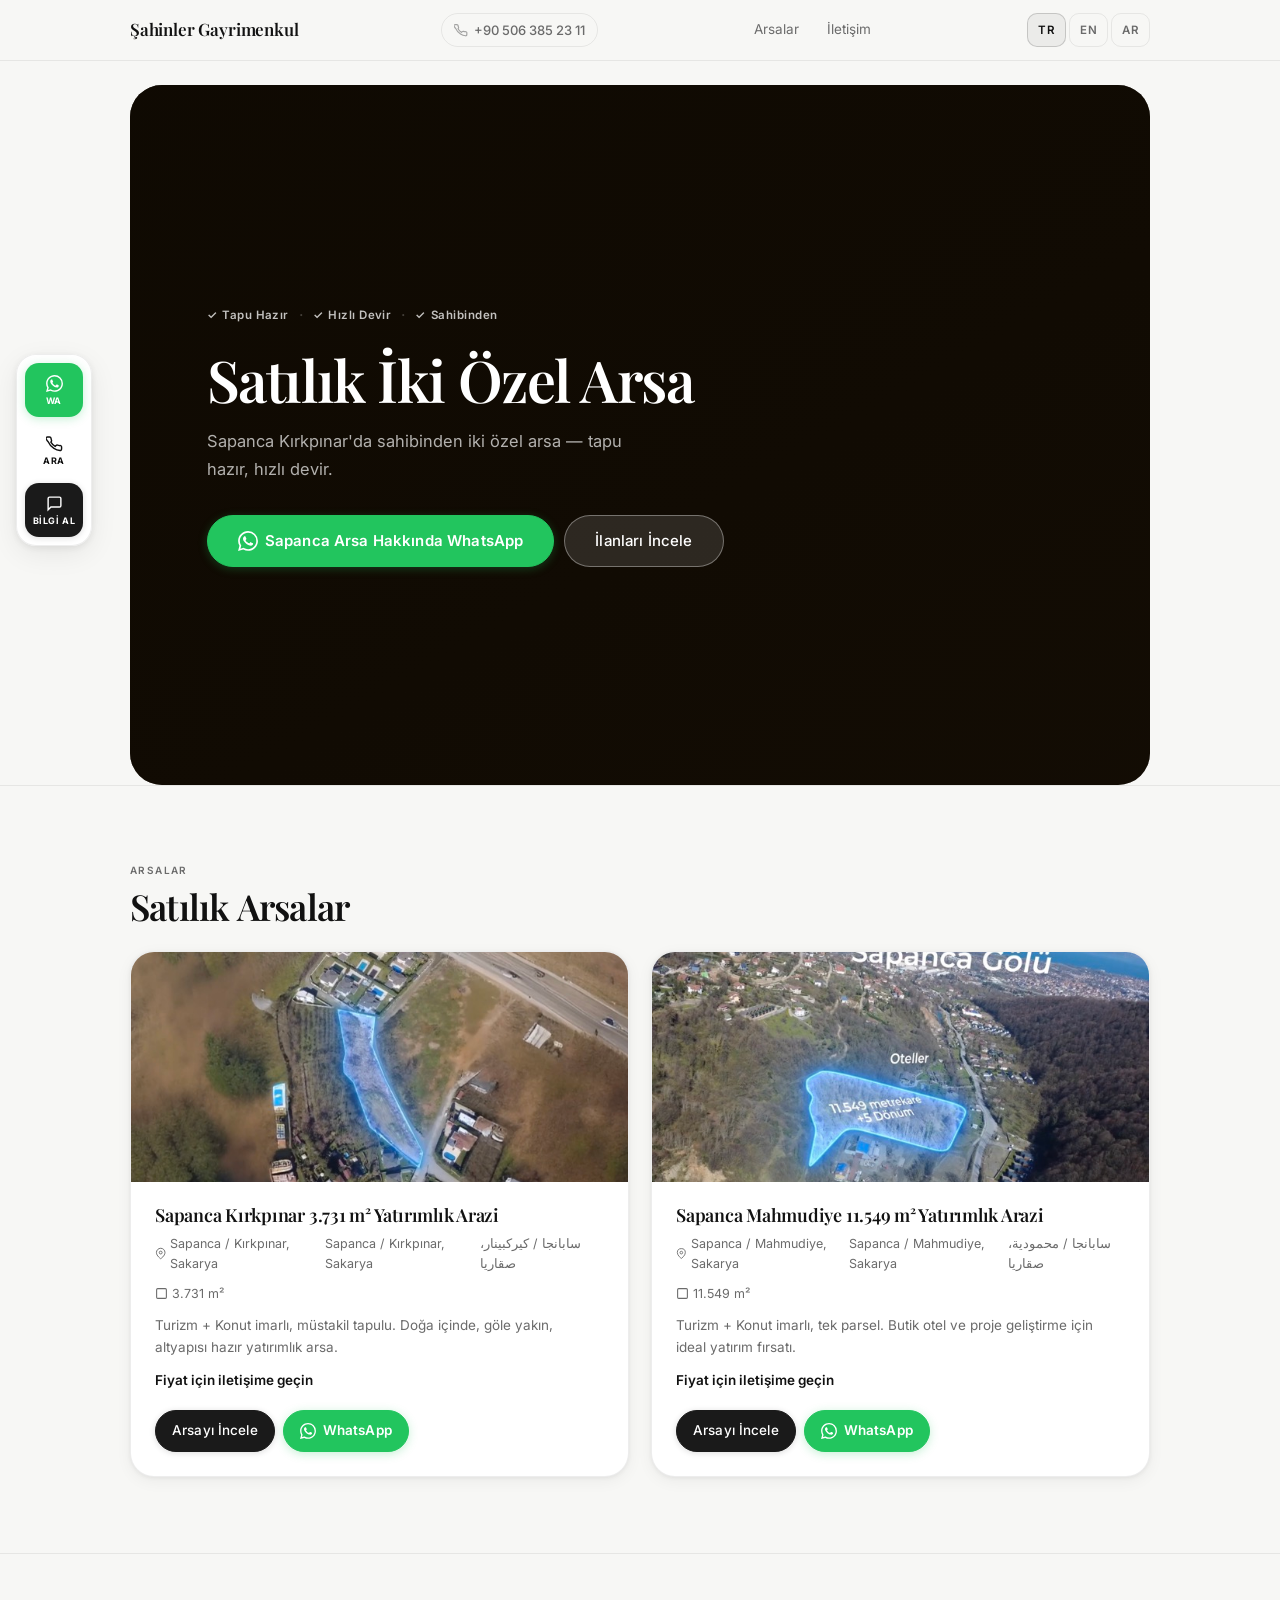
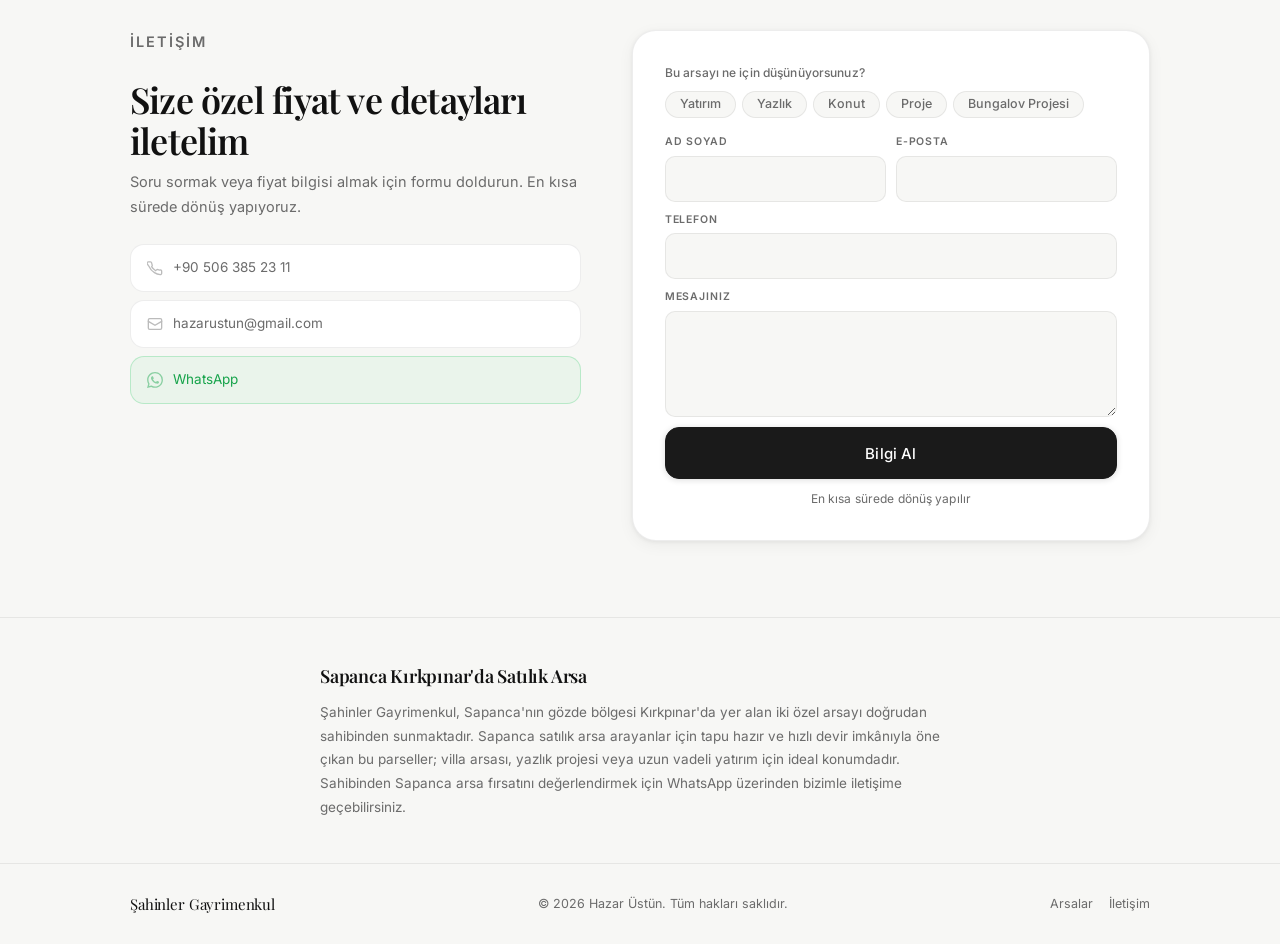
<file: index.html>
<!DOCTYPE html>
<html lang="tr" dir="ltr">
<head>
  <meta charset="UTF-8" />
  <meta name="viewport" content="width=device-width, initial-scale=1.0" />
  <!-- Google Analytics 4 + AEA İzin Modu -->
  <script>
    window.dataLayer = window.dataLayer || [];
    function gtag(){dataLayer.push(arguments);}
    gtag('consent', 'default', {
      analytics_storage: 'granted',
      ad_storage: 'denied',
      ad_user_data: 'denied',
      ad_personalization: 'denied'
    });
  </script>
  <script async src="https://www.googletagmanager.com/gtag/js?id=G-RVM8DENHXG"></script>
  <script>
    gtag('js', new Date());
    gtag('config', 'G-RVM8DENHXG');
  </script>
  <title>Sapanca Kırkpınar Satılık Arsa | Sahibinden — Şahinler Gayrimenkul</title>
  <meta name="description" content="Sapanca Kırkpınar'da sahibinden satılık iki arsa. Villa arsası ve yatırım için ideal konum. Tapu hazır, hızlı devir. Bilgi için WhatsApp'tan ulaşın." />
  <meta property="og:title" content="Sapanca Kırkpınar Satılık Arsa | Sahibinden — Şahinler Gayrimenkul" />
  <meta property="og:description" content="Sapanca Kırkpınar'da sahibinden satılık arsa. Tapu hazır, hızlı devir. Yatırım ve villa projesi için ideal." />
  <meta property="og:type" content="website" />
  <meta property="og:url" content="https://sahinlergm.com/" />
  <meta property="og:image" content="https://sahinlergm.com/og-image.jpg" />
  <meta name="twitter:card" content="summary_large_image" />
  <link rel="canonical" href="https://sahinlergm.com/" />
  <link rel="preconnect" href="https://fonts.googleapis.com" />
  <link rel="preconnect" href="https://fonts.gstatic.com" crossorigin />
  <link href="https://fonts.googleapis.com/css2?family=Playfair+Display:wght@500;600&family=Inter:wght@400;500;600&display=swap" rel="stylesheet" />
  <link rel="stylesheet" href="style.css" />
</head>
<body>
  <a href="#main" class="skip-link">Ana içeriğe geç</a>

  <header>
    <nav class="wrap nav-inner" aria-label="Ana gezinti">
      <a href="index.html" class="logo">Şahinler Gayrimenkul</a>
      <a class="nav-phone" href="tel:+905063852311" aria-label="Telefon">
        <svg width="14" height="14" viewBox="0 0 24 24" fill="none" stroke="currentColor" stroke-width="2" stroke-linecap="round" aria-hidden="true"><path d="M22 16.92v3a2 2 0 01-2.18 2 19.79 19.79 0 01-8.63-3.07A19.5 19.5 0 013.07 9.63 19.79 19.79 0 01.03 5a2 2 0 012-2.18h3a2 2 0 012 1.72c.127.96.361 1.903.7 2.81a2 2 0 01-.45 2.11L6.91 10a16 16 0 006.08 6.08l1.27-1.27a2 2 0 012.11-.45c.907.339 1.85.573 2.81.7A2 2 0 0122 16.92z"/></svg>
        <span>+90 506 385 23 11</span>
      </a>
      <div class="nav-links">
        <a href="#arsalar" data-i18n="nav_lands">Arsalar</a>
        <a href="#iletisim" data-i18n="nav_contact">İletişim</a>
      </div>
      <div class="nav-right">
        <div class="lang-switch" role="group" aria-label="Dil">
          <button class="lang-btn active" data-lang="tr" aria-pressed="true">TR</button>
          <button class="lang-btn" data-lang="en" aria-pressed="false">EN</button>
          <button class="lang-btn" data-lang="ar" aria-pressed="false">AR</button>
        </div>
        <button class="hamburger" aria-label="Menüyü aç" aria-expanded="false" type="button">
          <span></span><span></span><span></span>
        </button>
      </div>
    </nav>
  </header>

  <div class="mobile-menu" role="dialog" aria-label="Mobil menü">
    <a href="#arsalar" data-i18n="nav_lands">Arsalar</a>
    <a href="#iletisim" data-i18n="nav_contact">İletişim</a>
    <div class="lang-switch" role="group" style="margin-top:24px;">
      <button class="lang-btn active" data-lang="tr">TR</button>
      <button class="lang-btn" data-lang="en">EN</button>
      <button class="lang-btn" data-lang="ar">AR</button>
    </div>
    <a class="mobile-wa-link" href="https://wa.me/905063852311" data-wa target="_blank" rel="noopener">
      <svg width="20" height="20" viewBox="0 0 24 24" fill="currentColor" aria-hidden="true"><path d="M17.472 14.382c-.297-.149-1.758-.867-2.03-.967-.273-.099-.471-.148-.67.15-.197.297-.767.966-.94 1.164-.173.199-.347.223-.644.075-.297-.15-1.255-.463-2.39-1.475-.883-.788-1.48-1.761-1.653-2.059-.173-.297-.018-.458.13-.606.134-.133.298-.347.446-.52.149-.174.198-.298.298-.497.099-.198.05-.371-.025-.52-.075-.149-.669-1.612-.916-2.207-.242-.579-.487-.5-.669-.51-.173-.008-.371-.01-.57-.01-.198 0-.52.074-.792.372-.272.297-1.04 1.016-1.04 2.479 0 1.462 1.065 2.875 1.213 3.074.149.198 2.096 3.2 5.077 4.487.709.306 1.262.489 1.694.625.712.227 1.36.195 1.871.118.571-.085 1.758-.719 2.006-1.413.248-.694.248-1.289.173-1.413-.074-.124-.272-.198-.57-.347m-5.421 7.403h-.004a9.87 9.87 0 01-5.031-1.378l-.361-.214-3.741.982.998-3.648-.235-.374a9.86 9.86 0 01-1.51-5.26c.001-5.45 4.436-9.884 9.888-9.884 2.64 0 5.122 1.03 6.988 2.898a9.825 9.825 0 012.893 6.994c-.003 5.45-4.437 9.884-9.885 9.884m8.413-18.297A11.815 11.815 0 0012.05 0C5.495 0 .16 5.335.157 11.892c0 2.096.547 4.142 1.588 5.945L.057 24l6.305-1.654a11.882 11.882 0 005.683 1.448h.005c6.554 0 11.89-5.335 11.893-11.893a11.821 11.821 0 00-3.48-8.413z"/></svg>
      WhatsApp
    </a>
  </div>

  <main id="main">

    <!-- Hero -->
    <section class="hero">
      <div class="wrap">
        <div class="hero-card">
          <div class="hero-card-inner">
            <div class="trust-row" aria-label="Güven göstergeleri">
              <span class="trust-badge">✓ <span data-i18n="trust_deed">Tapu Hazır</span></span>
              <span class="trust-sep" aria-hidden="true">·</span>
              <span class="trust-badge">✓ <span data-i18n="trust_fast">Hızlı Devir</span></span>
              <span class="trust-sep" aria-hidden="true">·</span>
              <span class="trust-badge">✓ <span data-i18n="trust_direct">Sahibinden</span></span>
            </div>
            <h1 data-i18n="hero_h1">Satılık İki Özel Arsa</h1>
            <p class="hero-sub" data-i18n="hero_sub">Şahinler Gayrimenkul — doğrudan sahibinden, tapu hazır, hızlı devir.</p>
            <div class="hero-ctas">
              <a class="btn btn-wa btn-lg" href="https://wa.me/905063852311" data-wa target="_blank" rel="noopener">
                <svg width="20" height="20" viewBox="0 0 24 24" fill="currentColor" aria-hidden="true"><path d="M17.472 14.382c-.297-.149-1.758-.867-2.03-.967-.273-.099-.471-.148-.67.15-.197.297-.767.966-.94 1.164-.173.199-.347.223-.644.075-.297-.15-1.255-.463-2.39-1.475-.883-.788-1.48-1.761-1.653-2.059-.173-.297-.018-.458.13-.606.134-.133.298-.347.446-.52.149-.174.198-.298.298-.497.099-.198.05-.371-.025-.52-.075-.149-.669-1.612-.916-2.207-.242-.579-.487-.5-.669-.51-.173-.008-.371-.01-.57-.01-.198 0-.52.074-.792.372-.272.297-1.04 1.016-1.04 2.479 0 1.462 1.065 2.875 1.213 3.074.149.198 2.096 3.2 5.077 4.487.709.306 1.262.489 1.694.625.712.227 1.36.195 1.871.118.571-.085 1.758-.719 2.006-1.413.248-.694.248-1.289.173-1.413-.074-.124-.272-.198-.57-.347m-5.421 7.403h-.004a9.87 9.87 0 01-5.031-1.378l-.361-.214-3.741.982.998-3.648-.235-.374a9.86 9.86 0 01-1.51-5.26c.001-5.45 4.436-9.884 9.888-9.884 2.64 0 5.122 1.03 6.988 2.898a9.825 9.825 0 012.893 6.994c-.003 5.45-4.437 9.884-9.885 9.884m8.413-18.297A11.815 11.815 0 0012.05 0C5.495 0 .16 5.335.157 11.892c0 2.096.547 4.142 1.588 5.945L.057 24l6.305-1.654a11.882 11.882 0 005.683 1.448h.005c6.554 0 11.89-5.335 11.893-11.893a11.821 11.821 0 00-3.48-8.413z"/></svg>
                <span data-i18n="hero_cta_wa">WhatsApp'tan Bilgi Al</span>
              </a>
              <a class="btn btn-ghost-white btn-lg" href="#arsalar" data-i18n="hero_cta_view">İlanları İncele</a>
            </div>
          </div>
        </div>
      </div>
    </section>

    <!-- Lands -->
    <section id="arsalar" aria-labelledby="landsTitle">
      <div class="wrap">
        <p class="section-eyebrow" data-i18n="nav_lands">Arsalar</p>
        <h2 class="section-title" id="landsTitle" data-i18n="lands_title">Satılık Arsalar</h2>
        <div class="lands">

          <article class="land-card reveal">
            <div class="thumb">
              <img src="images/1.jpeg" alt="Sapanca Kırkpınar 3.731 m² satılık arsa" loading="lazy" />
            </div>
            <div class="info">
              <h3>
                <span data-lang-show="tr">Sapanca Kırkpınar 3.731 m² Yatırımlık Arazi</span>
                <span data-lang-show="en" hidden>Sapanca Kırkpınar 3,731 m² Investment Land</span>
                <span data-lang-show="ar" hidden>أرض استثمارية 3,731 م² في سابانجا كيركبينار</span>
              </h3>
              <div class="land-meta">
                <span>
                  <svg width="13" height="13" viewBox="0 0 24 24" fill="none" stroke="currentColor" stroke-width="2" aria-hidden="true"><path d="M21 10c0 7-9 13-9 13s-9-6-9-13a9 9 0 0118 0z"/><circle cx="12" cy="10" r="3"/></svg>
                  <span data-lang-show="tr">Sapanca / Kırkpınar, Sakarya</span><span data-lang-show="en" hidden>Sapanca / Kırkpınar, Sakarya</span><span data-lang-show="ar" hidden>سابانجا / كيركبينار، صقاريا</span>
                </span>
                <span>
                  <svg width="13" height="13" viewBox="0 0 24 24" fill="none" stroke="currentColor" stroke-width="2" aria-hidden="true"><rect x="3" y="3" width="18" height="18" rx="2"/></svg>
                  3.731 m²
                </span>
              </div>
              <p class="land-desc">
                <span data-lang-show="tr">Turizm + Konut imarlı, müstakil tapulu. Doğa içinde, göle yakın, altyapısı hazır yatırımlık arsa.</span>
                <span data-lang-show="en" hidden>Tourism + Residential zoning, individual title deed. In nature, near the lake, infrastructure ready.</span>
                <span data-lang-show="ar" hidden>تخطيط سياحي + سكني، سند ملكية مستقل. في أحضان الطبيعة، قريب من البحيرة، البنية التحتية جاهزة.</span>
              </p>
              <p class="land-price">
                <span data-lang-show="tr">Fiyat için iletişime geçin</span>
                <span data-lang-show="en" hidden>Contact for pricing</span>
                <span data-lang-show="ar" hidden>تواصل للسعر</span>
              </p>
              <div class="card-actions">
                <a href="land1.html" class="btn btn-primary" data-i18n="land_btn">Arsayı İncele</a>
                <a href="https://wa.me/905063852311" class="btn btn-wa" data-wa target="_blank" rel="noopener" aria-label="WhatsApp ile bilgi al">
                  <svg width="16" height="16" viewBox="0 0 24 24" fill="currentColor" aria-hidden="true"><path d="M17.472 14.382c-.297-.149-1.758-.867-2.03-.967-.273-.099-.471-.148-.67.15-.197.297-.767.966-.94 1.164-.173.199-.347.223-.644.075-.297-.15-1.255-.463-2.39-1.475-.883-.788-1.48-1.761-1.653-2.059-.173-.297-.018-.458.13-.606.134-.133.298-.347.446-.52.149-.174.198-.298.298-.497.099-.198.05-.371-.025-.52-.075-.149-.669-1.612-.916-2.207-.242-.579-.487-.5-.669-.51-.173-.008-.371-.01-.57-.01-.198 0-.52.074-.792.372-.272.297-1.04 1.016-1.04 2.479 0 1.462 1.065 2.875 1.213 3.074.149.198 2.096 3.2 5.077 4.487.709.306 1.262.489 1.694.625.712.227 1.36.195 1.871.118.571-.085 1.758-.719 2.006-1.413.248-.694.248-1.289.173-1.413-.074-.124-.272-.198-.57-.347m-5.421 7.403h-.004a9.87 9.87 0 01-5.031-1.378l-.361-.214-3.741.982.998-3.648-.235-.374a9.86 9.86 0 01-1.51-5.26c.001-5.45 4.436-9.884 9.888-9.884 2.64 0 5.122 1.03 6.988 2.898a9.825 9.825 0 012.893 6.994c-.003 5.45-4.437 9.884-9.885 9.884m8.413-18.297A11.815 11.815 0 0012.05 0C5.495 0 .16 5.335.157 11.892c0 2.096.547 4.142 1.588 5.945L.057 24l6.305-1.654a11.882 11.882 0 005.683 1.448h.005c6.554 0 11.89-5.335 11.893-11.893a11.821 11.821 0 00-3.48-8.413z"/></svg>
                  WhatsApp
                </a>
              </div>
            </div>
          </article>

          <article class="land-card reveal reveal-d2">
            <div class="thumb">
              <img src="images2/1.jpeg" alt="Sapanca Mahmudiye 11.549 m² satılık arazi" loading="lazy" />
            </div>
            <div class="info">
              <h3>
                <span data-lang-show="tr">Sapanca Mahmudiye 11.549 m² Yatırımlık Arazi</span>
                <span data-lang-show="en" hidden>Sapanca Mahmudiye 11,549 m² Investment Land</span>
                <span data-lang-show="ar" hidden>أرض استثمارية 11,549 م² في سابانجا محمودية</span>
              </h3>
              <div class="land-meta">
                <span>
                  <svg width="13" height="13" viewBox="0 0 24 24" fill="none" stroke="currentColor" stroke-width="2" aria-hidden="true"><path d="M21 10c0 7-9 13-9 13s-9-6-9-13a9 9 0 0118 0z"/><circle cx="12" cy="10" r="3"/></svg>
                  <span data-lang-show="tr">Sapanca / Mahmudiye, Sakarya</span><span data-lang-show="en" hidden>Sapanca / Mahmudiye, Sakarya</span><span data-lang-show="ar" hidden>سابانجا / محمودية، صقاريا</span>
                </span>
                <span>
                  <svg width="13" height="13" viewBox="0 0 24 24" fill="none" stroke="currentColor" stroke-width="2" aria-hidden="true"><rect x="3" y="3" width="18" height="18" rx="2"/></svg>
                  11.549 m²
                </span>
              </div>
              <p class="land-desc">
                <span data-lang-show="tr">Turizm + Konut imarlı, tek parsel. Butik otel ve proje geliştirme için ideal yatırım fırsatı.</span>
                <span data-lang-show="en" hidden>Tourism + Residential zoning, single parcel. Ideal for boutique hotel and project development.</span>
                <span data-lang-show="ar" hidden>تخطيط سياحي + سكني، قطعة واحدة. فرصة مثالية لتطوير الفنادق البوتيكية والمشاريع.</span>
              </p>
              <p class="land-price">
                <span data-lang-show="tr">Fiyat için iletişime geçin</span>
                <span data-lang-show="en" hidden>Contact for pricing</span>
                <span data-lang-show="ar" hidden>تواصل للسعر</span>
              </p>
              <div class="card-actions">
                <a href="land2.html" class="btn btn-primary" data-i18n="land_btn">Arsayı İncele</a>
                <a href="https://wa.me/905063852311" class="btn btn-wa" data-wa target="_blank" rel="noopener" aria-label="WhatsApp ile bilgi al">
                  <svg width="16" height="16" viewBox="0 0 24 24" fill="currentColor" aria-hidden="true"><path d="M17.472 14.382c-.297-.149-1.758-.867-2.03-.967-.273-.099-.471-.148-.67.15-.197.297-.767.966-.94 1.164-.173.199-.347.223-.644.075-.297-.15-1.255-.463-2.39-1.475-.883-.788-1.48-1.761-1.653-2.059-.173-.297-.018-.458.13-.606.134-.133.298-.347.446-.52.149-.174.198-.298.298-.497.099-.198.05-.371-.025-.52-.075-.149-.669-1.612-.916-2.207-.242-.579-.487-.5-.669-.51-.173-.008-.371-.01-.57-.01-.198 0-.52.074-.792.372-.272.297-1.04 1.016-1.04 2.479 0 1.462 1.065 2.875 1.213 3.074.149.198 2.096 3.2 5.077 4.487.709.306 1.262.489 1.694.625.712.227 1.36.195 1.871.118.571-.085 1.758-.719 2.006-1.413.248-.694.248-1.289.173-1.413-.074-.124-.272-.198-.57-.347m-5.421 7.403h-.004a9.87 9.87 0 01-5.031-1.378l-.361-.214-3.741.982.998-3.648-.235-.374a9.86 9.86 0 01-1.51-5.26c.001-5.45 4.436-9.884 9.888-9.884 2.64 0 5.122 1.03 6.988 2.898a9.825 9.825 0 012.893 6.994c-.003 5.45-4.437 9.884-9.885 9.884m8.413-18.297A11.815 11.815 0 0012.05 0C5.495 0 .16 5.335.157 11.892c0 2.096.547 4.142 1.588 5.945L.057 24l6.305-1.654a11.882 11.882 0 005.683 1.448h.005c6.554 0 11.89-5.335 11.893-11.893a11.821 11.821 0 00-3.48-8.413z"/></svg>
                  WhatsApp
                </a>
              </div>
            </div>
          </article>

        </div>
      </div>
    </section>

    <!-- Contact -->
    <section id="iletisim" aria-labelledby="contactTitle">
      <div class="wrap contact-grid">
        <div class="contact-info">
          <p class="section-eyebrow" data-i18n="nav_contact">İletişim</p>
          <h2 class="section-title" id="contactTitle" data-i18n="contact_title">Size özel fiyat ve detayları iletelim</h2>
          <p data-i18n="contact_sub">Soru sormak veya fiyat bilgisi almak için formu doldurun.</p>
          <div class="contact-links">
            <a class="contact-link" href="tel:+905063852311">
              <svg width="16" height="16" viewBox="0 0 24 24" fill="none" stroke="currentColor" stroke-width="2" stroke-linecap="round" aria-hidden="true"><path d="M22 16.92v3a2 2 0 01-2.18 2 19.79 19.79 0 01-8.63-3.07A19.5 19.5 0 013.07 9.63 19.79 19.79 0 01.03 5a2 2 0 012-2.18h3a2 2 0 012 1.72c.127.96.361 1.903.7 2.81a2 2 0 01-.45 2.11L6.91 10a16 16 0 006.08 6.08l1.27-1.27a2 2 0 012.11-.45c.907.339 1.85.573 2.81.7A2 2 0 0122 16.92z"/></svg>
              +90 506 385 23 11
            </a>
            <a class="contact-link" href="mailto:hazarustun@gmail.com">
              <svg width="16" height="16" viewBox="0 0 24 24" fill="none" stroke="currentColor" stroke-width="2" stroke-linecap="round" aria-hidden="true"><rect x="2" y="4" width="20" height="16" rx="2"/><path d="M2 8l10 6 10-6"/></svg>
              hazarustun@gmail.com
            </a>
            <a class="contact-link" href="https://wa.me/905063852311" data-wa target="_blank" rel="noopener" style="color:#16a34a; border-color:rgba(34,197,94,.25); background:rgba(34,197,94,.06);">
              <svg width="16" height="16" viewBox="0 0 24 24" fill="currentColor" aria-hidden="true"><path d="M17.472 14.382c-.297-.149-1.758-.867-2.03-.967-.273-.099-.471-.148-.67.15-.197.297-.767.966-.94 1.164-.173.199-.347.223-.644.075-.297-.15-1.255-.463-2.39-1.475-.883-.788-1.48-1.761-1.653-2.059-.173-.297-.018-.458.13-.606.134-.133.298-.347.446-.52.149-.174.198-.298.298-.497.099-.198.05-.371-.025-.52-.075-.149-.669-1.612-.916-2.207-.242-.579-.487-.5-.669-.51-.173-.008-.371-.01-.57-.01-.198 0-.52.074-.792.372-.272.297-1.04 1.016-1.04 2.479 0 1.462 1.065 2.875 1.213 3.074.149.198 2.096 3.2 5.077 4.487.709.306 1.262.489 1.694.625.712.227 1.36.195 1.871.118.571-.085 1.758-.719 2.006-1.413.248-.694.248-1.289.173-1.413-.074-.124-.272-.198-.57-.347m-5.421 7.403h-.004a9.87 9.87 0 01-5.031-1.378l-.361-.214-3.741.982.998-3.648-.235-.374a9.86 9.86 0 01-1.51-5.26c.001-5.45 4.436-9.884 9.888-9.884 2.64 0 5.122 1.03 6.988 2.898a9.825 9.825 0 012.893 6.994c-.003 5.45-4.437 9.884-9.885 9.884m8.413-18.297A11.815 11.815 0 0012.05 0C5.495 0 .16 5.335.157 11.892c0 2.096.547 4.142 1.588 5.945L.057 24l6.305-1.654a11.882 11.882 0 005.683 1.448h.005c6.554 0 11.89-5.335 11.893-11.893a11.821 11.821 0 00-3.48-8.413z"/></svg>
              WhatsApp
            </a>
          </div>
        </div>
        <div class="form-card">
          <div class="micro-select">
            <p data-i18n="micro_q">Bu arsayı ne için düşünüyorsunuz?</p>
            <div class="micro-opts">
              <button type="button" class="micro-btn" data-i18n="micro_inv">Yatırım</button>
              <button type="button" class="micro-btn" data-i18n="micro_summer">Yazlık</button>
              <button type="button" class="micro-btn" data-i18n="micro_konut">Konut</button>
              <button type="button" class="micro-btn" data-i18n="micro_proj">Proje</button>
              <button type="button" class="micro-btn" data-i18n="micro_bungalov">Bungalov Projesi</button>
            </div>
          </div>
          <form id="contactForm" novalidate>
            <input type="hidden" id="amacInput" name="amac" />
            <div class="form-row">
              <div class="field">
                <label for="cName" data-i18n="form_name">Ad Soyad</label>
                <input id="cName" name="name" type="text" required autocomplete="name" />
              </div>
              <div class="field">
                <label for="cEmail" data-i18n="form_email">E-posta</label>
                <input id="cEmail" name="email" type="email" required autocomplete="email" />
              </div>
            </div>
            <div class="field">
              <label for="cPhone" data-i18n="form_phone">Telefon</label>
              <input id="cPhone" name="phone" type="tel" required autocomplete="tel" />
            </div>
            <div class="field">
              <label for="cMsg" data-i18n="form_message">Mesajınız</label>
              <textarea id="cMsg" name="message" rows="4" required></textarea>
            </div>
            <div id="formMsg" class="form-msg" role="alert" aria-live="polite"></div>
            <button class="btn btn-primary" type="submit" id="formSubmit">
              <span data-i18n="form_send">Bilgi Al</span>
            </button>
            <p class="trust-reply" data-i18n="trust_reply">En kısa sürede dönüş yapılır</p>
          </form>
        </div>
      </div>
    </section>

  </main>

  <!-- SEO bilgi bloğu — arama motorları için, görsel olarak minimal -->
  <div style="border-top:1px solid var(--border); padding: clamp(28px,4vw,44px) 0;">
    <div class="wrap" style="max-width:720px;">
      <h2 style="font-family:'Playfair Display',serif; font-size:18px; font-weight:600; letter-spacing:-.012em; margin-bottom:10px; color:var(--text);">Sapanca Kırkpınar'da Satılık Arsa</h2>
      <p style="font-size:13.5px; color:var(--muted); line-height:1.75;">
        Şahinler Gayrimenkul, Sapanca'nın gözde bölgesi Kırkpınar'da yer alan iki özel arsayı doğrudan sahibinden sunmaktadır.
        Sapanca satılık arsa arayanlar için tapu hazır ve hızlı devir imkânıyla öne çıkan bu parseller;
        villa arsası, yazlık projesi veya uzun vadeli yatırım için ideal konumdadır.
        Sahibinden Sapanca arsa fırsatını değerlendirmek için WhatsApp üzerinden bizimle iletişime geçebilirsiniz.
      </p>
    </div>
  </div>

  <footer>
    <div class="wrap foot-inner">
      <span class="foot-logo">Şahinler Gayrimenkul</span>
      <span>© <span id="year"></span> Hazar Üstün. <span data-i18n="footer_copy">Tüm hakları saklıdır.</span></span>
      <nav class="foot-links" aria-label="Alt gezinti">
        <a href="#arsalar" data-i18n="nav_lands">Arsalar</a>
        <a href="#iletisim" data-i18n="nav_contact">İletişim</a>
      </nav>
    </div>
  </footer>

  <a class="wa-float" href="https://wa.me/905063852311" data-wa target="_blank" rel="noopener" aria-label="WhatsApp ile iletişim">
    <svg width="26" height="26" viewBox="0 0 24 24" fill="white" aria-hidden="true"><path d="M17.472 14.382c-.297-.149-1.758-.867-2.03-.967-.273-.099-.471-.148-.67.15-.197.297-.767.966-.94 1.164-.173.199-.347.223-.644.075-.297-.15-1.255-.463-2.39-1.475-.883-.788-1.48-1.761-1.653-2.059-.173-.297-.018-.458.13-.606.134-.133.298-.347.446-.52.149-.174.198-.298.298-.497.099-.198.05-.371-.025-.52-.075-.149-.669-1.612-.916-2.207-.242-.579-.487-.5-.669-.51-.173-.008-.371-.01-.57-.01-.198 0-.52.074-.792.372-.272.297-1.04 1.016-1.04 2.479 0 1.462 1.065 2.875 1.213 3.074.149.198 2.096 3.2 5.077 4.487.709.306 1.262.489 1.694.625.712.227 1.36.195 1.871.118.571-.085 1.758-.719 2.006-1.413.248-.694.248-1.289.173-1.413-.074-.124-.272-.198-.57-.347m-5.421 7.403h-.004a9.87 9.87 0 01-5.031-1.378l-.361-.214-3.741.982.998-3.648-.235-.374a9.86 9.86 0 01-1.51-5.26c.001-5.45 4.436-9.884 9.888-9.884 2.64 0 5.122 1.03 6.988 2.898a9.825 9.825 0 012.893 6.994c-.003 5.45-4.437 9.884-9.885 9.884m8.413-18.297A11.815 11.815 0 0012.05 0C5.495 0 .16 5.335.157 11.892c0 2.096.547 4.142 1.588 5.945L.057 24l6.305-1.654a11.882 11.882 0 005.683 1.448h.005c6.554 0 11.89-5.335 11.893-11.893a11.821 11.821 0 00-3.48-8.413z"/></svg>
  </a>

  <!-- Sidebar CTA -->
  <div class="sticky-cta" role="toolbar" aria-label="Hızlı iletişim">
    <a class="btn btn-wa" href="https://wa.me/905063852311" data-wa target="_blank" rel="noopener" aria-label="WhatsApp">
      <svg width="17" height="17" viewBox="0 0 24 24" fill="currentColor" aria-hidden="true"><path d="M17.472 14.382c-.297-.149-1.758-.867-2.03-.967-.273-.099-.471-.148-.67.15-.197.297-.767.966-.94 1.164-.173.199-.347.223-.644.075-.297-.15-1.255-.463-2.39-1.475-.883-.788-1.48-1.761-1.653-2.059-.173-.297-.018-.458.13-.606.134-.133.298-.347.446-.52.149-.174.198-.298.298-.497.099-.198.05-.371-.025-.52-.075-.149-.669-1.612-.916-2.207-.242-.579-.487-.5-.669-.51-.173-.008-.371-.01-.57-.01-.198 0-.52.074-.792.372-.272.297-1.04 1.016-1.04 2.479 0 1.462 1.065 2.875 1.213 3.074.149.198 2.096 3.2 5.077 4.487.709.306 1.262.489 1.694.625.712.227 1.36.195 1.871.118.571-.085 1.758-.719 2.006-1.413.248-.694.248-1.289.173-1.413-.074-.124-.272-.198-.57-.347m-5.421 7.403h-.004a9.87 9.87 0 01-5.031-1.378l-.361-.214-3.741.982.998-3.648-.235-.374a9.86 9.86 0 01-1.51-5.26c.001-5.45 4.436-9.884 9.888-9.884 2.64 0 5.122 1.03 6.988 2.898a9.825 9.825 0 012.893 6.994c-.003 5.45-4.437 9.884-9.885 9.884m8.413-18.297A11.815 11.815 0 0012.05 0C5.495 0 .16 5.335.157 11.892c0 2.096.547 4.142 1.588 5.945L.057 24l6.305-1.654a11.882 11.882 0 005.683 1.448h.005c6.554 0 11.89-5.335 11.893-11.893a11.821 11.821 0 00-3.48-8.413z"/></svg>
      <span class="cta-lbl">WA</span>
    </a>
    <a class="btn btn-outline" href="tel:+905063852311" aria-label="Ara">
      <svg width="17" height="17" viewBox="0 0 24 24" fill="none" stroke="currentColor" stroke-width="2" stroke-linecap="round" aria-hidden="true"><path d="M22 16.92v3a2 2 0 01-2.18 2 19.79 19.79 0 01-8.63-3.07A19.5 19.5 0 013.07 9.63 19.79 19.79 0 01.03 5a2 2 0 012-2.18h3a2 2 0 012 1.72c.127.96.361 1.903.7 2.81a2 2 0 01-.45 2.11L6.91 10a16 16 0 006.08 6.08l1.27-1.27a2 2 0 012.11-.45c.907.339 1.85.573 2.81.7A2 2 0 0122 16.92z"/></svg>
      <span class="cta-lbl" data-i18n="sticky_call">Ara</span>
    </a>
    <a class="btn btn-primary" href="#iletisim" aria-label="Bilgi Al">
      <svg width="17" height="17" viewBox="0 0 24 24" fill="none" stroke="currentColor" stroke-width="2" stroke-linecap="round" aria-hidden="true"><path d="M21 15a2 2 0 01-2 2H7l-4 4V5a2 2 0 012-2h14a2 2 0 012 2z"/></svg>
      <span class="cta-lbl" data-i18n="sticky_form">Bilgi</span>
    </a>
  </div>

  <script src="script.js" defer></script>
</body>
</html>
</file>
<file: style.css>
/* ══════════════════════════════════════════════════════════════
   KIRKPINARSAM — Design System v2
   Token architecture · Premium layout · Animation system
══════════════════════════════════════════════════════════════ */

/* ── RESET ── */
*, *::before, *::after { box-sizing: border-box; margin: 0; padding: 0; }

/* ── TOKENS ─────────────────────────────────────────────────── */
:root {
  /* Surface */
  --bg:       #f7f7f5;
  --white:    #ffffff;

  /* Text */
  --text:     #111111;
  --text-2:   #3d3d3d;
  --muted:    #6b6b6b;

  /* Border */
  --border:        rgba(0,0,0,.07);
  --border-md:     rgba(0,0,0,.11);
  --border-strong: rgba(0,0,0,.16);

  /* Brand */
  --green:      #22c55e;
  --green-dark: #16a34a;
  --green-glow: rgba(34,197,94,.26);

  /* Radius scale */
  --r-xs:   6px;
  --r-sm:   10px;
  --r-md:   14px;
  --r-lg:   18px;
  --r-xl:   24px;
  --r-2xl:  32px;
  --r-full: 999px;

  /* Shadow scale */
  --shadow-xs: 0 1px 2px rgba(0,0,0,.05);
  --shadow-sm: 0 1px 4px rgba(0,0,0,.06), 0 4px 16px rgba(0,0,0,.05);
  --shadow-md: 0 2px 8px rgba(0,0,0,.08), 0 8px 28px rgba(0,0,0,.07);
  --shadow-lg: 0 4px 20px rgba(0,0,0,.10), 0 16px 48px rgba(0,0,0,.09);

  /* Easing */
  --ease:     cubic-bezier(0.16, 1, 0.3, 1);
  --ease-std: cubic-bezier(0.4, 0, 0.2, 1);

  /* Duration */
  --t-fast: 140ms;
  --t-base: 220ms;
  --t-slow: 480ms;

  /* Layout */
  --max:  1100px;
  --pad:  clamp(20px, 4vw, 40px);

  /* Legacy compat */
  --radius:    var(--r-lg);
  --shadow-s:  var(--shadow-sm);
}

/* ── BASE ───────────────────────────────────────────────────── */
html { scroll-behavior: smooth; }

body {
  font-family: Inter, -apple-system, BlinkMacSystemFont, 'Segoe UI', sans-serif;
  background: var(--bg); color: var(--text);
  -webkit-font-smoothing: antialiased;
  overflow-x: hidden; opacity: 0; transition: opacity .35s;
  padding-bottom: 58px; line-height: 1.6;
}

a { color: inherit; text-decoration: none; }
img { display: block; width: 100%; height: 100%; object-fit: cover; }
button { font-family: inherit; cursor: pointer; border: none; background: none; }
.wrap { max-width: var(--max); margin: 0 auto; padding: 0 var(--pad); }

.skip-link {
  position: absolute; top: -48px; left: 16px;
  padding: 10px 18px; background: var(--text); color: #fff;
  border-radius: var(--r-sm); font-size: 14px; z-index: 999; transition: top .2s;
}
.skip-link:focus { top: 8px; }

/* ── ANIMATIONS ─────────────────────────────────────────────── */
@keyframes fadeUp {
  from { opacity: 0; transform: translateY(18px); }
  to   { opacity: 1; transform: none; }
}
@keyframes fadeIn {
  from { opacity: 0; }
  to   { opacity: 1; }
}

/* Scroll-reveal system */
.reveal {
  opacity: 0;
  transform: translateY(24px);
  transition: opacity var(--t-slow) var(--ease),
              transform var(--t-slow) var(--ease);
}
.reveal.visible { opacity: 1; transform: none; }
.reveal-d1 { transition-delay: 80ms; }
.reveal-d2 { transition-delay: 160ms; }
.reveal-d3 { transition-delay: 240ms; }
.reveal-d4 { transition-delay: 320ms; }

/* ── HEADER ─────────────────────────────────────────────────── */
header {
  position: sticky; top: 0; z-index: 100;
  background: rgba(247,247,245,.95);
  backdrop-filter: blur(20px); -webkit-backdrop-filter: blur(20px);
  border-bottom: 1px solid var(--border);
}
.nav-inner {
  display: flex; align-items: center;
  justify-content: space-between; height: 60px; gap: 12px;
}
.logo {
  font-family: 'Playfair Display', serif;
  font-size: 17px; font-weight: 600; white-space: nowrap; letter-spacing: -.01em;
}
/* Phone in header */
.nav-phone {
  display: flex; align-items: center; gap: 6px;
  font-size: 13px; font-weight: 500; color: var(--muted);
  padding: 6px 12px; border-radius: var(--r-full);
  border: 1px solid var(--border); transition: all var(--t-base);
  white-space: nowrap;
}
.nav-phone:hover { color: var(--text); border-color: var(--border-strong); background: rgba(0,0,0,.03); }
.nav-phone svg { flex-shrink: 0; opacity: .6; }

.nav-links { display: flex; }
.nav-links a {
  padding: 8px 14px; border-radius: var(--r-full);
  font-size: 13.5px; color: var(--muted);
  transition: color var(--t-base), background var(--t-base);
}
.nav-links a:hover { color: var(--text); background: rgba(0,0,0,.05); }
.nav-right { display: flex; align-items: center; gap: 8px; flex-shrink: 0; }

/* ── LANG SWITCH ─────────────────────────────────────────────── */
.lang-switch { display: flex; gap: 3px; }
.lang-btn {
  padding: 5px 10px; border-radius: var(--r-sm); border: 1px solid var(--border);
  font-size: 11.5px; font-weight: 600; color: var(--muted);
  min-height: 34px; letter-spacing: .04em; transition: all var(--t-base);
}
.lang-btn:hover, .lang-btn.active {
  color: var(--text); border-color: var(--border-strong); background: rgba(0,0,0,.05);
}

/* ── HAMBURGER ──────────────────────────────────────────────── */
.hamburger {
  display: none; flex-direction: column; gap: 5px;
  width: 44px; height: 44px; padding: 10px;
  border-radius: var(--r-sm); border: 1px solid var(--border);
  align-items: center; justify-content: center;
}
.hamburger span {
  display: block; width: 18px; height: 1.5px;
  background: var(--text); border-radius: 2px;
  transition: transform .22s, opacity .22s;
}
.hamburger.open span:nth-child(1) { transform: translateY(6.5px) rotate(45deg); }
.hamburger.open span:nth-child(2) { opacity: 0; }
.hamburger.open span:nth-child(3) { transform: translateY(-6.5px) rotate(-45deg); }

/* ── MOBILE MENU ─────────────────────────────────────────────── */
.mobile-menu {
  display: none; position: fixed; inset: 0; top: 60px;
  z-index: 99; background: #fff; padding: 24px var(--pad) 40px;
  flex-direction: column; border-top: 1px solid var(--border);
}
.mobile-menu.open { display: flex; }
.mobile-menu a {
  display: flex; align-items: center; height: 60px;
  font-family: 'Playfair Display', serif; font-size: 22px;
  border-bottom: 1px solid var(--border); color: var(--text);
}
.mobile-menu .lang-switch { margin-top: 24px; }
.mobile-menu .lang-btn { font-size: 14px; min-height: 44px; padding: 10px 16px; }
.mobile-wa-link {
  display: flex; align-items: center; gap: 10px; margin-top: 16px;
  padding: 14px 16px; border-radius: var(--r-md);
  background: rgba(34,197,94,.08); border: 1px solid rgba(34,197,94,.2);
  color: var(--green-dark); font-size: 15px; font-weight: 500;
}

/* ── BUTTONS ─────────────────────────────────────────────────── */
.btn {
  display: inline-flex; align-items: center; justify-content: center;
  gap: 7px; height: 48px; padding: 0 24px; border-radius: var(--r-full);
  font-size: 14px; font-weight: 500; border: 1px solid rgba(0,0,0,.12);
  letter-spacing: .01em;
  transition: transform var(--t-base) var(--ease),
              background var(--t-base), box-shadow var(--t-base),
              border-color var(--t-base);
  cursor: pointer; white-space: nowrap;
}
.btn:hover  { transform: translateY(-1px); }
.btn:active { transform: scale(.98); transition-duration: 80ms; }

.btn-primary {
  background: #1a1a1a; color: #fff; border-color: #1a1a1a;
  box-shadow: 0 1px 6px rgba(0,0,0,.14);
}
.btn-primary:hover {
  background: #2d2d2d; border-color: #2d2d2d;
  box-shadow: 0 4px 18px rgba(0,0,0,.20);
}
.btn-wa {
  background: var(--green); color: #fff; border-color: var(--green);
  font-weight: 600; box-shadow: 0 2px 10px var(--green-glow);
}
.btn-wa:hover {
  background: #1db950; border-color: #1db950;
  box-shadow: 0 4px 22px rgba(34,197,94,.38);
}
.btn-outline {
  background: transparent; color: var(--text); border-color: var(--border-strong);
}
.btn-outline:hover { background: rgba(0,0,0,.04); border-color: rgba(0,0,0,.22); }

/* Ghost white — for hero dark overlay */
.btn-ghost-white {
  background: rgba(255,255,255,.12); color: #fff;
  border-color: rgba(255,255,255,.35);
  backdrop-filter: blur(8px); -webkit-backdrop-filter: blur(8px);
}
.btn-ghost-white:hover {
  background: rgba(255,255,255,.22); border-color: rgba(255,255,255,.55);
}

.btn-lg { height: 52px; padding: 0 30px; font-size: 15px; }

/* ── HERO ────────────────────────────────────────────────────── */
.hero { padding: clamp(16px, 2.5vw, 24px) 0 0; }

.hero-card {
  position: relative;
  background: #150e05
    url('https://images.unsplash.com/photo-1500382017468-9049fed747ef?auto=format&fit=crop&w=1600&q=80')
    center / cover no-repeat;
  border-radius: var(--r-2xl);
  min-height: min(88vh, 700px);
  display: flex; align-items: center;
  overflow: hidden;
}
.hero-card::before {
  content: ''; position: absolute; inset: 0;
  background: linear-gradient(150deg,
    rgba(13,8,1,.74) 0%,
    rgba(13,8,1,.52) 55%,
    rgba(13,8,1,.28) 100%
  );
}
.hero-card-inner {
  position: relative; z-index: 1;
  padding: clamp(52px,7vw,96px) clamp(36px,6vw,88px);
  width: 100%;
}

/* Staggered entrance */
.hero-card-inner .trust-row { animation: fadeUp .9s var(--ease) .12s both; }
.hero-card-inner h1          { animation: fadeUp .9s var(--ease) .26s both; }
.hero-card-inner .hero-sub   { animation: fadeUp .9s var(--ease) .38s both; }
.hero-card-inner .hero-ctas  { animation: fadeUp .9s var(--ease) .50s both; }

.trust-row {
  display: flex; align-items: center; gap: 10px;
  flex-wrap: wrap; margin-bottom: 20px;
}
.trust-badge {
  display: inline-flex; align-items: center; gap: 5px;
  font-size: 11.5px; font-weight: 600;
  color: rgba(255,255,255,.75); letter-spacing: .04em;
}
.trust-sep { color: rgba(255,255,255,.22); font-size: 16px; }

.hero h1 {
  font-family: 'Playfair Display', serif;
  font-size: clamp(32px, 4.5vw, 62px); font-weight: 600;
  line-height: 1.08; letter-spacing: -.025em;
  margin-bottom: 16px; color: #fff;
}
.hero-sub {
  font-size: clamp(14px, 1.5vw, 16.5px); color: rgba(255,255,255,.68);
  max-width: 44ch; line-height: 1.72; margin-bottom: 32px;
}
.hero-ctas { display: flex; gap: 10px; flex-wrap: wrap; align-items: center; }

/* ── SECTIONS ────────────────────────────────────────────────── */
section { padding: clamp(44px,6vw,76px) 0; }
section + section { border-top: 1px solid var(--border); }
.section-eyebrow {
  font-size: 10px; letter-spacing: .14em; text-transform: uppercase;
  color: var(--muted); margin-bottom: 8px; font-weight: 600;
}
.section-title {
  font-family: 'Playfair Display', serif;
  font-size: clamp(22px, 2.8vw, 36px); font-weight: 600;
  letter-spacing: -.022em; line-height: 1.14; margin-bottom: 24px;
}

/* ── LAND CARDS ──────────────────────────────────────────────── */
.lands { display: grid; grid-template-columns: 1fr 1fr; gap: clamp(14px,2vw,22px); }
.land-card {
  border-radius: var(--r-xl); border: 1px solid var(--border);
  background: var(--white); overflow: hidden;
  box-shadow: var(--shadow-sm);
  transition: transform var(--t-slow) var(--ease), box-shadow var(--t-slow) var(--ease);
}
.land-card:hover { transform: translateY(-5px); box-shadow: var(--shadow-lg); }
.land-card .thumb { height: 230px; background: #e8e6e1; overflow: hidden; }
.land-card .thumb img { transition: transform .65s var(--ease); }
.land-card:hover .thumb img { transform: scale(1.05); }
.land-card .info { padding: 22px 24px 24px; }
.land-card h3 {
  font-family: 'Playfair Display', serif; font-size: 18px; font-weight: 600;
  letter-spacing: -.013em; margin-bottom: 7px; line-height: 1.28;
}
.land-meta {
  display: flex; flex-wrap: wrap; gap: 10px;
  font-size: 12.5px; color: var(--muted); margin-bottom: 10px;
}
.land-meta span { display: inline-flex; align-items: center; gap: 4px; }
.land-desc { font-size: 13.5px; color: var(--muted); line-height: 1.65; margin-bottom: 12px; }
.land-price { font-size: 13.5px; font-weight: 600; margin-bottom: 18px; color: var(--text); }
.card-actions { display: flex; gap: 8px; flex-wrap: wrap; }
.card-actions .btn { height: 42px; font-size: 13.5px; padding: 0 16px; }

/* ── APPOINTMENT CTA ─────────────────────────────────────────── */
.appt-cta {
  text-align: center;
  padding: clamp(28px,4vw,44px) clamp(20px,6vw,80px);
  background: var(--white); border-radius: var(--r-xl);
  border: 1px solid var(--border); box-shadow: var(--shadow-sm);
}
.appt-cta p {
  font-family: 'Playfair Display', serif;
  font-size: clamp(16px,2vw,22px); font-weight: 600;
  letter-spacing: -.016em; margin-bottom: 18px; color: var(--text);
}
.appt-btns { display: flex; justify-content: center; gap: 10px; flex-wrap: wrap; }

/* ── CONTACT ─────────────────────────────────────────────────── */
.contact-grid {
  display: grid; grid-template-columns: 1fr 1.15fr;
  gap: clamp(24px,4vw,56px); align-items: start;
}
.contact-info .section-title { margin-bottom: 10px; }
.contact-info > p { font-size: 14.5px; color: var(--muted); line-height: 1.7; margin-bottom: 24px; }
.contact-links { display: flex; flex-direction: column; gap: 8px; }
.contact-link {
  display: flex; align-items: center; gap: 10px; padding: 12px 16px;
  border-radius: var(--r-md); border: 1px solid var(--border);
  font-size: 13.5px; color: var(--muted); min-height: 48px; background: var(--white);
  transition: color var(--t-base), border-color var(--t-base), background var(--t-base);
}
.contact-link:hover { color: var(--text); border-color: var(--border-md); background: rgba(0,0,0,.01); }
.contact-link svg { flex-shrink: 0; opacity: .45; }

/* ── FORM ────────────────────────────────────────────────────── */
.form-card {
  background: var(--white); border: 1px solid var(--border);
  border-radius: var(--r-xl); padding: clamp(22px,3vw,32px);
  box-shadow: var(--shadow-sm);
}
.form-row { display: grid; grid-template-columns: 1fr 1fr; gap: 10px; }
.field { display: flex; flex-direction: column; gap: 5px; margin-bottom: 10px; }
.field label {
  font-size: 10.5px; letter-spacing: .08em; text-transform: uppercase;
  color: var(--muted); font-weight: 600;
}
.field input, .field textarea {
  background: var(--bg); border: 1px solid var(--border); border-radius: var(--r-sm);
  color: var(--text); font-size: 16px; font-family: inherit;
  padding: 12px 14px; outline: none; width: 100%;
  transition: border-color var(--t-base), box-shadow var(--t-base);
}
.field input:focus, .field textarea:focus {
  border-color: rgba(0,0,0,.22); box-shadow: 0 0 0 3px rgba(0,0,0,.04);
}
.field textarea { resize: vertical; min-height: 100px; }
.form-msg {
  display: none; padding: 12px 14px; border-radius: var(--r-sm);
  font-size: 13.5px; margin-bottom: 10px; line-height: 1.5;
}
.form-msg.error  { background: #fff5f5; border: 1px solid #fca5a5; color: #dc2626; }
.form-msg.success{ background: #f0fdf4; border: 1px solid #86efac; color: var(--green-dark); }
#formSubmit { width: 100%; height: 52px; font-size: 15px; border-radius: var(--r-md); }
#formSubmit:disabled { opacity: .45; cursor: not-allowed; transform: none; box-shadow: none; }

/* ── MICRO COMMITMENT ────────────────────────────────────────── */
.micro-select { margin-bottom: 16px; }
.micro-select p {
  font-size: 12px; color: var(--muted); margin-bottom: 9px;
  font-weight: 500; letter-spacing: .01em;
}
.micro-opts { display: flex; gap: 6px; flex-wrap: wrap; }
.micro-btn {
  padding: 6px 14px; border-radius: var(--r-full); border: 1px solid var(--border);
  font-size: 12.5px; font-weight: 500; color: var(--muted); cursor: pointer;
  background: var(--bg); transition: all var(--t-base); font-family: inherit; line-height: 1;
}
.micro-btn:hover { border-color: rgba(0,0,0,.22); color: var(--text); background: #fff; transform: translateY(-1px); }
.micro-btn.selected { background: var(--text); color: #fff; border-color: var(--text); box-shadow: 0 1px 8px rgba(0,0,0,.15); }

/* ── TRUST REPLY ─────────────────────────────────────────────── */
.trust-reply { font-size: 12px; color: var(--muted); text-align: center; margin-top: 10px; letter-spacing: .01em; }

/* ── FOOTER ─────────────────────────────────────────────────── */
footer { border-top: 1px solid var(--border); padding: 28px 0; }
.foot-inner {
  display: flex; align-items: center; justify-content: space-between;
  flex-wrap: wrap; gap: 12px; font-size: 12.5px; color: var(--muted);
}
.foot-logo { font-family: 'Playfair Display', serif; font-size: 15px; color: var(--text); letter-spacing: -.01em; }
.foot-links { display: flex; gap: 16px; }
.foot-links a { transition: color var(--t-base); }
.foot-links a:hover { color: var(--text); }

/* ── WA FLOAT (hidden; sidebar used) ────────────────────────── */
.wa-float { display: none; }

/* ── SIDEBAR CTA ─────────────────────────────────────────────── */
.sticky-cta {
  position: fixed;
  left: 16px;
  top: 50%;
  transform: translateY(-50%);
  z-index: 150;
  display: flex;
  flex-direction: column;
  gap: 6px;
  background: rgba(255,255,255,.97);
  backdrop-filter: blur(20px); -webkit-backdrop-filter: blur(20px);
  border: 1px solid var(--border);
  border-radius: 20px;
  padding: 8px;
  box-shadow: var(--shadow-md);
}
.sticky-cta .btn {
  flex: none;
  width: 58px;
  height: auto;
  min-height: 54px;
  padding: 8px 4px;
  border-radius: 14px;
  flex-direction: column;
  gap: 4px;
  font-size: 9.5px;
  font-weight: 600;
  letter-spacing: .03em;
  text-transform: uppercase;
  white-space: nowrap;
  border: none;
}
.sticky-cta .btn svg { flex-shrink: 0; }

/* Label inside sidebar buttons */
.cta-lbl {
  font-size: 9px; font-weight: 700;
  letter-spacing: .06em; text-transform: uppercase;
  line-height: 1; pointer-events: none;
}

/* Mobile: revert to slim bottom bar */
@media (max-width: 768px) {
  body { padding-bottom: 58px; }
  .sticky-cta {
    position: fixed;
    left: 0; right: 0; top: auto; bottom: 0;
    transform: none;
    flex-direction: row;
    border-radius: 0;
    border: none;
    border-top: 1px solid var(--border);
    box-shadow: 0 -2px 20px rgba(0,0,0,.06);
    padding: 8px var(--pad);
    gap: 7px;
    background: rgba(255,255,255,.97);
  }
  .sticky-cta .btn {
    flex: 1; width: auto; min-height: 40px;
    height: 40px; padding: 0 10px;
    flex-direction: row; gap: 6px;
    border-radius: var(--r-full);
  }
  .cta-lbl {
    font-size: 12px; font-weight: 500;
    letter-spacing: .005em; text-transform: none;
  }
}
@media (min-width: 769px) {
  body { padding-bottom: 0; }
}

/* ── BREADCRUMB ──────────────────────────────────────────────── */
.breadcrumb {
  display: flex; align-items: center; gap: 8px;
  font-size: 13.5px; color: var(--muted); margin-bottom: 24px;
}
.breadcrumb a { color: var(--muted); transition: color var(--t-base); }
.breadcrumb a:hover { color: var(--text); }
.breadcrumb span:last-of-type { color: var(--text); font-weight: 500; }

/* ── GALLERY SCROLL HINT ─────────────────────────────────────── */
.gallery { position: relative; }
.gallery::after {
  content: ""; position: absolute; right: 0; top: 0; bottom: 4px; width: 48px;
  background: linear-gradient(to right, transparent, var(--bg));
  pointer-events: none; border-radius: 0 var(--r-md) var(--r-md) 0;
}
[dir="rtl"] .gallery::after { right: auto; left: 0; background: linear-gradient(to left, transparent, var(--bg)); }

/* ── DETAIL FORM SECTION ─────────────────────────────────────── */
.detail-form-section {
  margin: clamp(32px,5vw,56px) 0;
  padding: clamp(28px,4vw,44px);
  background: var(--white);
  border: 1px solid var(--border);
  border-radius: var(--r-xl);
  box-shadow: var(--shadow-sm);
}
.detail-form-section h2 {
  font-family: 'Playfair Display', serif;
  font-size: clamp(20px,2.6vw,26px); font-weight: 600;
  letter-spacing: -.016em; margin-bottom: 8px;
}
.detail-form-section > p {
  color: var(--muted); font-size: 14px; margin-bottom: 24px; line-height: 1.6;
}
.detail-form-section .form-card { background: transparent; border: none; padding: 0; box-shadow: none; }

/* ── DETAIL PAGES ────────────────────────────────────────────── */
.detail-hero { padding: clamp(36px,5vw,64px) 0 clamp(24px,3vw,36px); }
.back-link {
  display: inline-flex; align-items: center; gap: 7px;
  font-size: 13.5px; color: var(--muted); margin-bottom: 24px;
  transition: color var(--t-base);
}
.back-link:hover { color: var(--text); }
[dir="rtl"] .back-link svg { transform: scaleX(-1); }
.detail-hero h1 {
  font-family: 'Playfair Display', serif;
  font-size: clamp(32px,5.5vw,62px); font-weight: 600;
  letter-spacing: -.026em; line-height: 1.08; margin-bottom: 18px;
}
.quick-facts { display: flex; flex-wrap: wrap; gap: 8px; margin-bottom: 28px; }
.fact {
  display: inline-flex; align-items: center; gap: 6px;
  padding: 7px 13px; border-radius: var(--r-full); border: 1px solid var(--border);
  font-size: 13px; background: var(--white);
}
.fact svg { flex-shrink: 0; opacity: .5; }
.hero-img {
  border-radius: var(--r-xl); overflow: hidden;
  height: clamp(260px,42vw,500px); background: #e8e6e1;
  margin-bottom: 12px; cursor: zoom-in; box-shadow: var(--shadow-sm);
}

/* ── GALLERY ─────────────────────────────────────────────────── */
.gallery { display: flex; gap: 8px; overflow-x: auto; padding-bottom: 4px; margin-bottom: clamp(32px,5vw,56px); scrollbar-width: none; }
.gallery::-webkit-scrollbar { display: none; }
.gallery-item {
  flex: 0 0 160px; height: 108px; border-radius: var(--r-md); overflow: hidden;
  cursor: pointer; background: #e8e6e1; border: 2px solid transparent;
  transition: border-color var(--t-base), opacity var(--t-base); opacity: .6;
}
.gallery-item:hover, .gallery-item.active { border-color: rgba(0,0,0,.3); opacity: 1; }

/* ── LIGHTBOX ────────────────────────────────────────────────── */
.lightbox {
  display: none; position: fixed; inset: 0; background: rgba(0,0,0,.92);
  z-index: 300; align-items: center; justify-content: center; cursor: zoom-out;
}
.lightbox.open { display: flex; animation: fadeIn .2s ease; }
.lightbox img { max-width: 95vw; max-height: 90vh; object-fit: contain; border-radius: var(--r-md); }

/* ── VIDEO ───────────────────────────────────────────────────── */
.video-section { margin-bottom: clamp(32px,5vw,56px); }
.video-section h2 { font-family: 'Playfair Display', serif; font-size: 22px; font-weight: 600; letter-spacing: -.016em; margin-bottom: 14px; }
.video-wrap {
  position: relative; padding-top: 56.25%; border-radius: var(--r-xl);
  overflow: hidden; background: #e8e6e1; box-shadow: var(--shadow-sm);
}
.video-wrap iframe { position: absolute; inset: 0; width: 100%; height: 100%; border: 0; }

/* ── MAP ─────────────────────────────────────────────────────── */
.map-section { margin-bottom: clamp(32px,5vw,56px); }
.map-section h2 { font-family: 'Playfair Display', serif; font-size: 22px; font-weight: 600; letter-spacing: -.016em; margin-bottom: 14px; }
.map-wrap { border-radius: var(--r-xl); overflow: hidden; height: 340px; border: 1px solid var(--border); box-shadow: var(--shadow-sm); }
.map-wrap iframe { width: 100%; height: 100%; border: 0; display: block; }

/* ── DETAIL BODY ─────────────────────────────────────────────── */
.detail-body { display: grid; grid-template-columns: 1.5fr 1fr; gap: clamp(24px,4vw,52px); margin: clamp(32px,5vw,56px) 0; align-items: start; }
.detail-text h2 { font-family: 'Playfair Display', serif; font-size: clamp(20px,2.6vw,26px); font-weight: 600; letter-spacing: -.016em; margin-bottom: 14px; }
.detail-text p { font-size: 14.5px; color: var(--muted); line-height: 1.78; margin-bottom: 12px; }
.specs-card { border-radius: var(--r-xl); border: 1px solid var(--border); background: var(--white); overflow: hidden; position: sticky; top: 76px; box-shadow: var(--shadow-sm); }
.spec-row { display: flex; justify-content: space-between; align-items: center; padding: 13px 18px; border-bottom: 1px solid var(--border); font-size: 13.5px; gap: 10px; }
.spec-row:last-child { border-bottom: none; }
.spec-row .k { color: var(--muted); }
.spec-row .v { font-weight: 600; }
.detail-cta { text-align: center; padding: clamp(36px,5vw,64px) 0; }
.detail-cta h2 { font-family: 'Playfair Display', serif; font-size: clamp(22px,3vw,34px); font-weight: 600; letter-spacing: -.02em; margin-bottom: 12px; }
.detail-cta p { color: var(--muted); font-size: 14.5px; margin-bottom: 28px; line-height: 1.65; }
.detail-cta-btns { display: flex; justify-content: center; gap: 12px; flex-wrap: wrap; }

/* ── RESPONSIVE ──────────────────────────────────────────────── */
@media (max-width: 768px) {
  .nav-links { display: none; }
  .nav-phone { display: none; }
  .hamburger { display: flex; }
  .lands { grid-template-columns: 1fr; }
  .contact-grid { grid-template-columns: 1fr; }
  .form-row { grid-template-columns: 1fr; }
  .detail-body { grid-template-columns: 1fr; }
  .specs-card { position: static; }
  .hero-card { min-height: min(80vh, 600px); }
}
@media (max-width: 500px) {
  .hero-card { border-radius: var(--r-xl); min-height: min(75vh, 560px); }
  .hero-card-inner { padding: 32px 22px 40px; }
  .hero-ctas, .card-actions, .detail-cta-btns, .appt-btns { flex-direction: column; }
  .hero-ctas .btn, .card-actions .btn, .detail-cta-btns .btn, .appt-btns .btn { justify-content: center; width: 100%; }
  .foot-inner { flex-direction: column; align-items: flex-start; }
  #formSubmit { border-radius: var(--r-md); }
}
</file>
